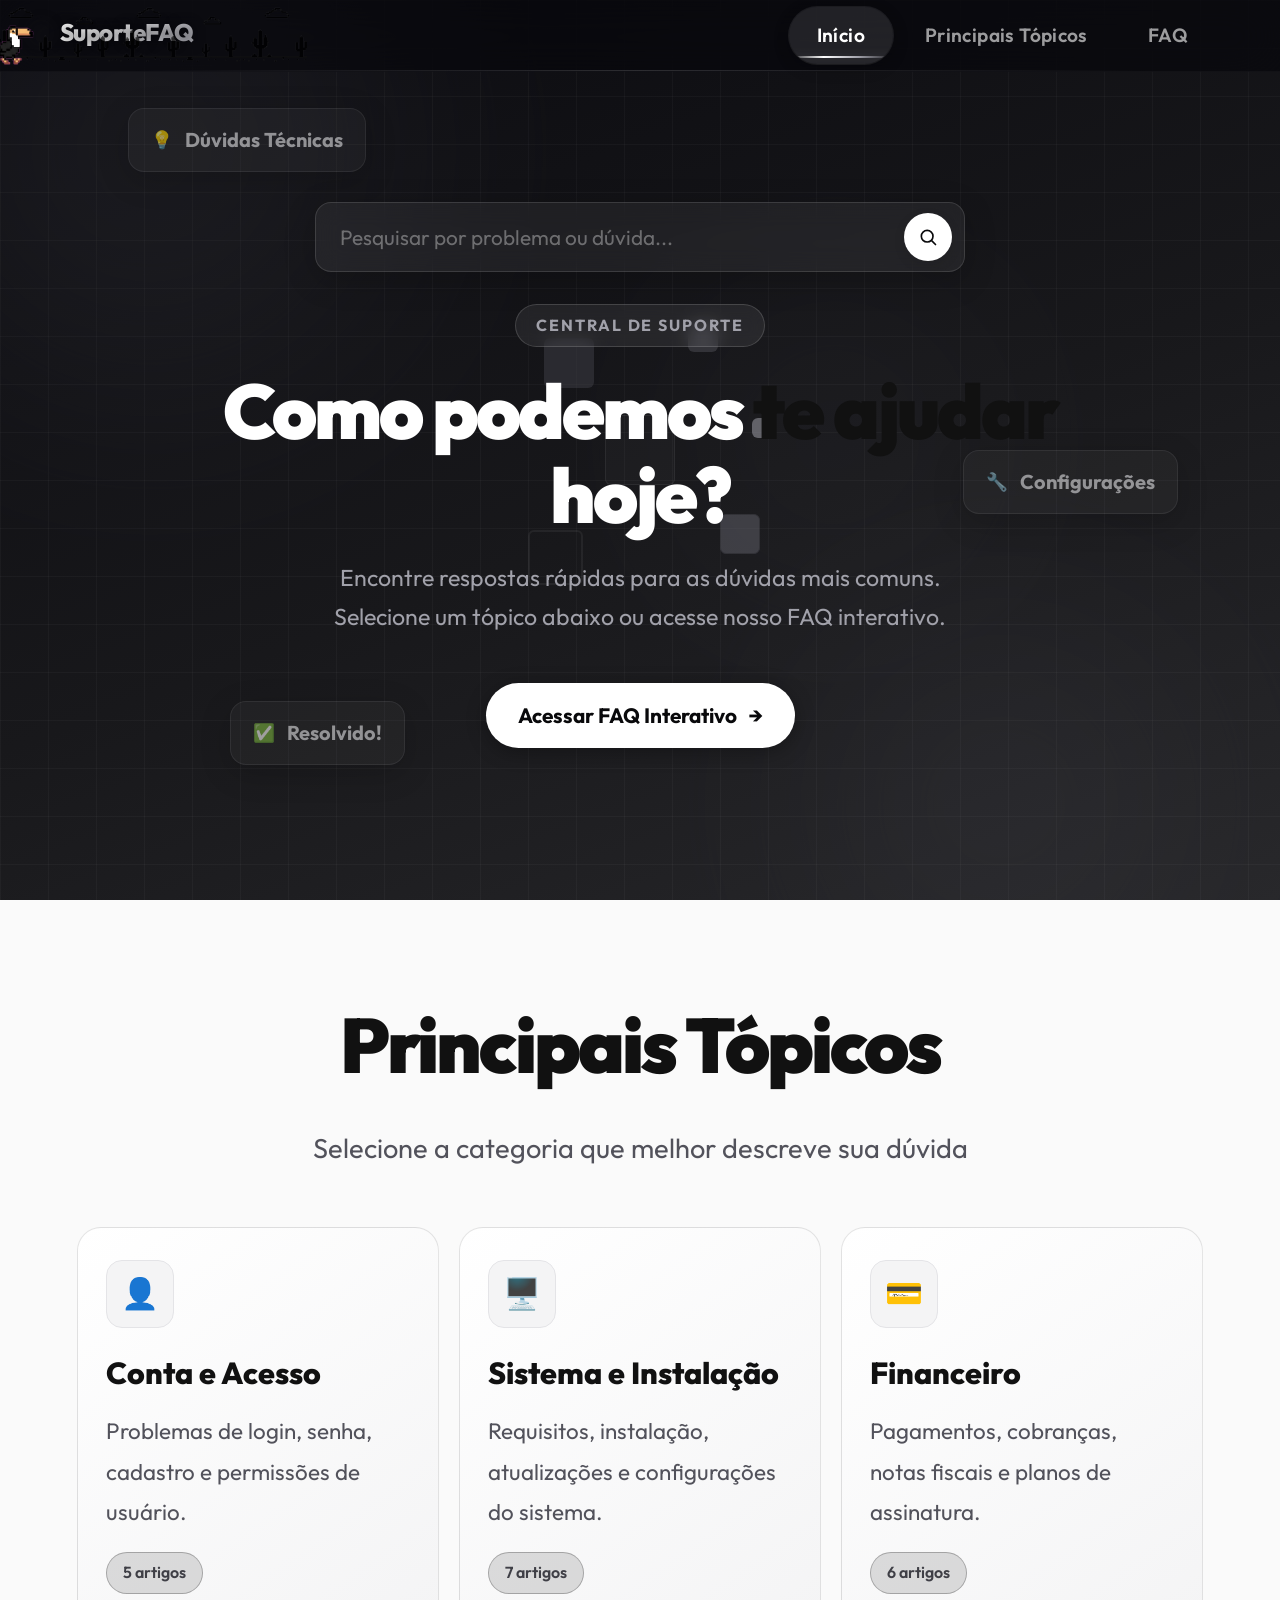
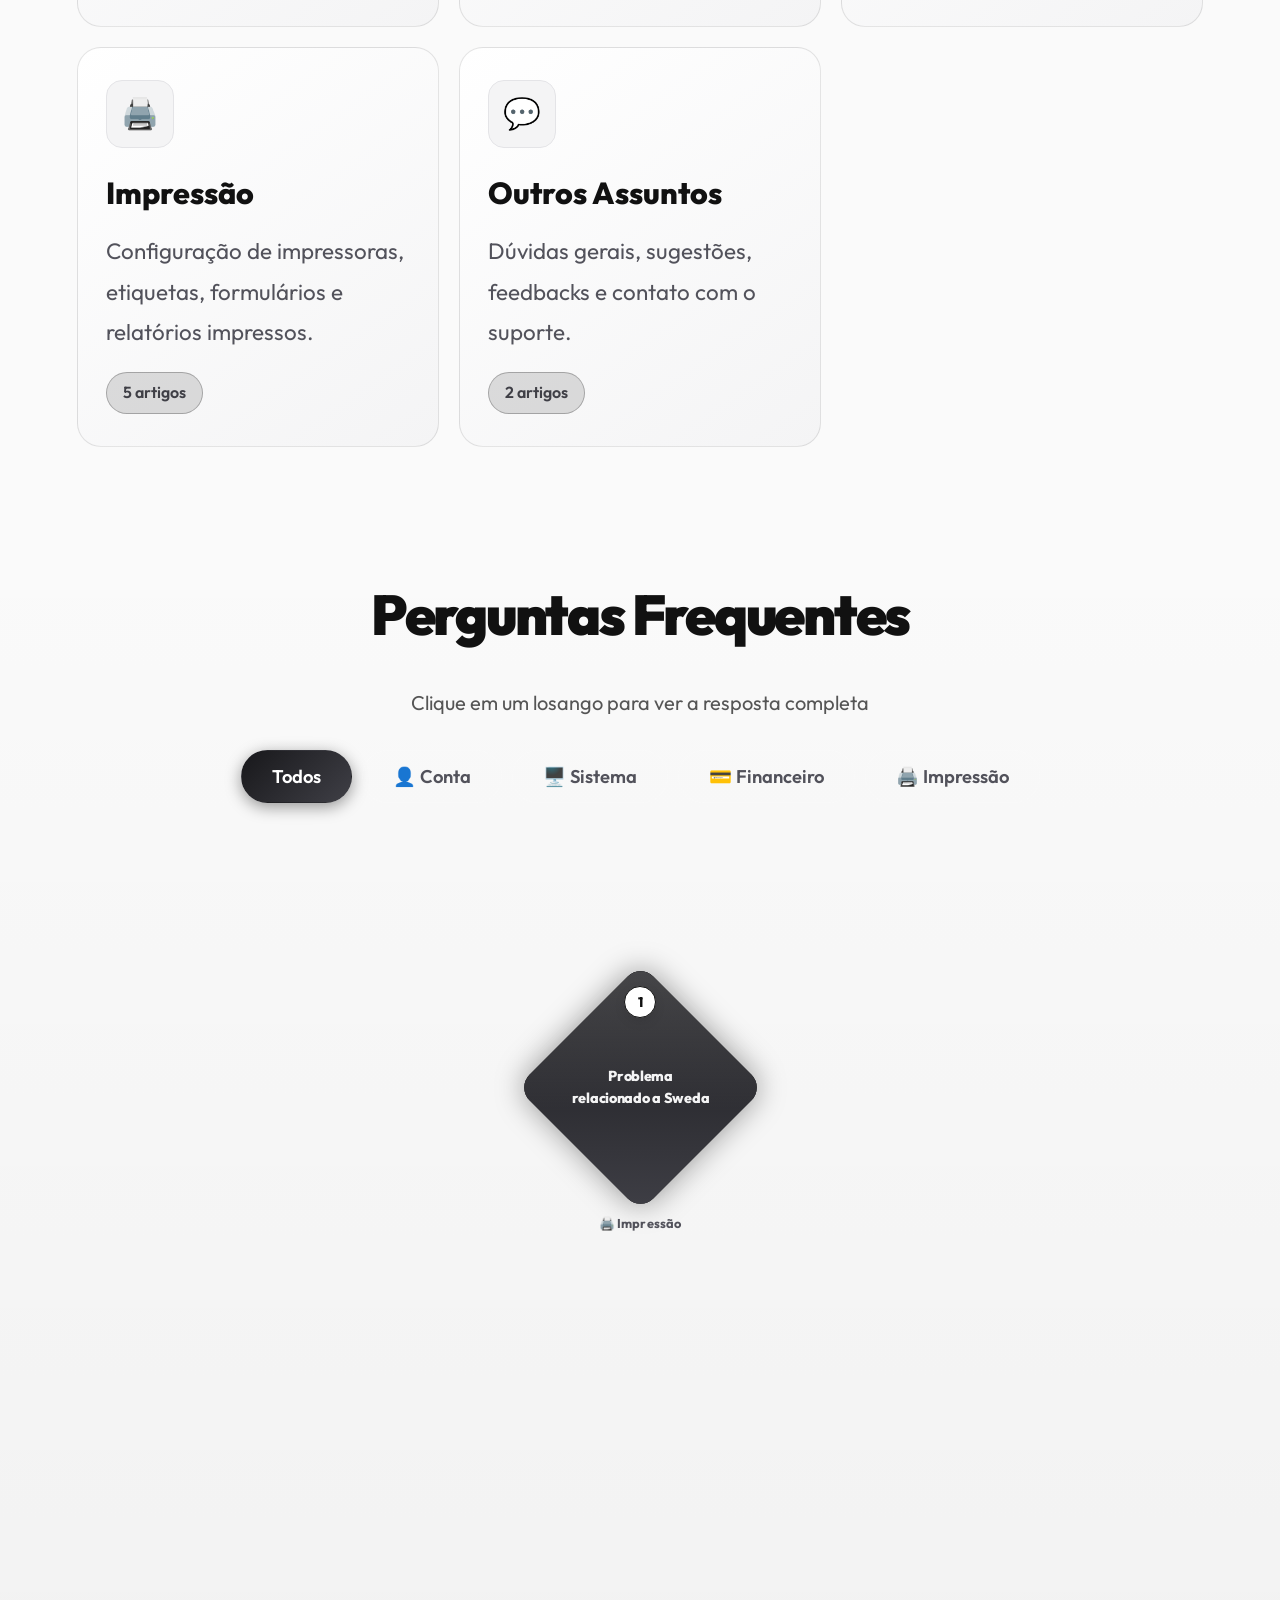
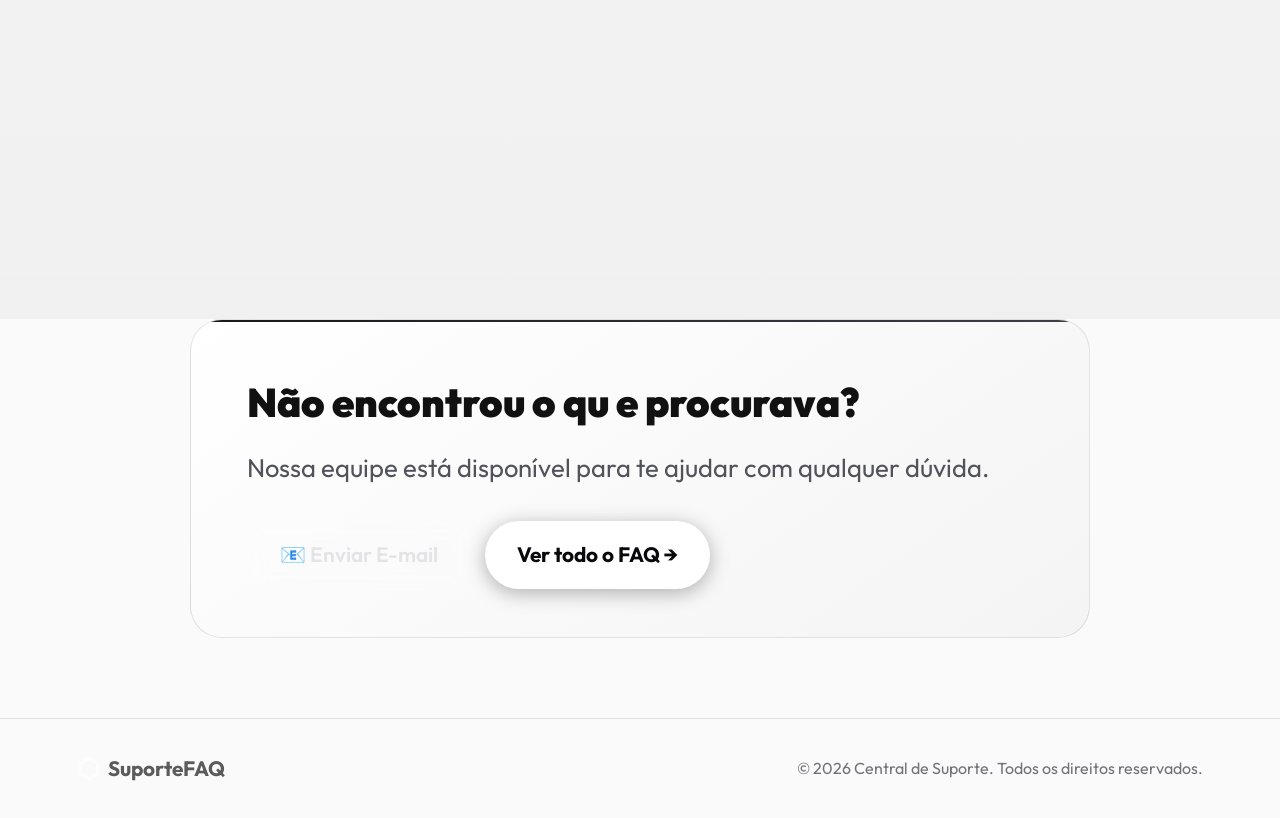
<file: index.html>
<!DOCTYPE html>
<!--
  ================================================================
  ARQUIVO: index.html
  FUNÇÃO:  PÁGINA ÚNICA do site — exibe o Hero (tela principal)
           seguido do FAQ interativo com losangos na mesma página.

  DADOS:   As perguntas ficam em faq-data.js
  LÓGICA:  A lógica dos losangos fica em faq.js
  ================================================================
-->
<html lang="pt-BR">

<head>
  <meta charset="UTF-8" />
  <meta name="viewport" content="width=device-width, initial-scale=1.0" />

  <!-- Título da aba -->
  <title>Central de Suporte — FAQ</title>

  <!-- SEO -->
  <meta name="description"
    content="Central de Suporte e Perguntas Frequentes. Encontre respostas rápidas para os problemas mais comuns." />

  <!-- Fontes Google -->
  <link rel="preconnect" href="https://fonts.googleapis.com" />
  <link
    href="https://fonts.googleapis.com/css2?family=Inter:wght@300;400;600;700;900&family=Outfit:wght@300;400;700;900&display=swap"
    rel="stylesheet" />

  <!-- CSS -->
  <link rel="stylesheet" href="style.css?v=99" />
</head>

<body class="home-page">

  <!-- ============================================================
       NAVBAR
       ============================================================ -->
  <nav class="navbar">
    <!-- TUCANO E MARCA integrados -->
    <a href="#topo" class="nav-logo-landscape" id="nav-logo-link" title="Voltar ao início">
      <div class="landscape-bg"></div>

      <!-- O texto SuporteFAQ flutuando SOBRE o cenário -->
      <span class="nav-brand-text logo-integrated">
        <span class="logo-icon">⬡</span>
        <span class="logo-text">SuporteFAQ</span>
      </span>

      <!-- Tucano passa pela estrutura -->
      <!-- Tucano passa pela estrutura -->
      <div class="toucan-sprite" id="navbar-toucan"></div>
    </a>

    <div class="nav-links">
      <a href="#topo" class="nav-link" id="nav-inicio">Início</a>
      <a href="#topicos" class="nav-link" id="nav-topicos">Principais Tópicos</a>
      <a href="#faq" class="nav-link" id="nav-faq">FAQ</a>
    </div>
  </nav>


  <!-- ============================================================
       HERO — tela principal de boas-vindas
       ============================================================ -->
  <section class="hero" id="topo">

    <!-- Formas decorativas de fundo -->
    <div class="hero-bg-shapes">
      <div class="bg-shape shape-1"></div>
      <div class="bg-shape shape-2"></div>
      <div class="bg-shape shape-3"></div>
    </div>

    <!-- Texto à esquerda -->
    <div class="hero-content">
      <!-- BARRA DE PESQUISA ESTILO CARD (PRÓXIMO À NAVBAR) -->
      <div class="hero-search-wrapper" style="margin-top: 0; margin-bottom: 32px;">
        <div class="hero-search-card" id="hero-search-wrapper">
          <input type="text" class="hero-search-input" id="faq-search-input"
            placeholder="Pesquisar por problema ou dúvida...">
          <button class="hero-search-btn" id="faq-search-btn" title="Pesquisar">
            <svg width="20" height="20" fill="none" stroke="currentColor" stroke-width="2" viewBox="0 0 24 24">
              <path stroke-linecap="round" stroke-linejoin="round"
                d="M21 21l-4.35-4.35m1.35-5.65a7 7 0 11-14 0 7 7 0 0114 0z"></path>
            </svg>
          </button>
        </div>
      </div>

      <div class="hero-badge">Central de Suporte</div>

      <h1 class="hero-title">
        Como podemos <span class="gradient-text">te ajudar</span> hoje?
      </h1>

      <p class="hero-subtitle">
        Encontre respostas rápidas para as dúvidas mais comuns.<br />
        Selecione um tópico abaixo ou acesse nosso FAQ interativo.
      </p>

      <!-- Botão Secundário -->
      <div class="hero-actions" style="display: flex; justify-content: center; gap: 14px; margin-top: 14px;">
        <a href="#faq" class="btn-primary" id="btn-acessar-faq" style="align-self: center;">
          <span>Acessar FAQ Interativo</span>
          <span class="btn-arrow">→</span>
        </a>
      </div>
    </div>

    <!-- Visual animado à direita -->
    <div class="hero-visual">
      <div class="floating-card card-1">
        <span class="card-icon">💡</span>
        <span>Dúvidas Técnicas</span>
      </div>
      <div class="floating-card card-2">
        <span class="card-icon">🔧</span>
        <span>Configurações</span>
      </div>
      <div class="floating-card card-3">
        <span class="card-icon">✅</span>
        <span>Resolvido!</span>
      </div>
      <div class="hero-diamond-grid">
        <div class="mini-diamond d1"></div>
        <div class="mini-diamond d2"></div>
        <div class="mini-diamond d3"></div>
        <div class="mini-diamond d4"></div>
        <div class="mini-diamond d5"></div>
        <div class="mini-diamond d6"></div>
      </div>
    </div>

  </section>


  <!-- ============================================================
       TÓPICOS — cards de categoria clicáveis
       ============================================================ -->
  <section class="topics-section" id="topicos">
    <div class="section-header">
      <h2>Principais Tópicos</h2>
      <p>Selecione a categoria que melhor descreve sua dúvida</p>
    </div>

    <div class="topics-grid">
      <!--
        Cada card usa data-topic para filtrar os losangos do FAQ abaixo.
        Para ADICIONAR UM NOVO TÓPICO: copie um bloco abaixo e ajuste.
      -->
      <a href="#faq" class="topic-card" id="topic-conta" data-topic="conta">
        <div class="topic-icon-wrap"><span class="topic-icon">👤</span></div>
        <h3 class="topic-title">Conta e Acesso</h3>
        <p class="topic-desc">Problemas de login, senha, cadastro e permissões de usuário.</p>
        <div class="topic-tag">5 artigos</div>
        <span class="topic-arrow">→</span>
      </a>

      <a href="#faq" class="topic-card" id="topic-sistema" data-topic="sistema">
        <div class="topic-icon-wrap"><span class="topic-icon">🖥️</span></div>
        <h3 class="topic-title">Sistema e Instalação</h3>
        <p class="topic-desc">Requisitos, instalação, atualizações e configurações do sistema.</p>
        <div class="topic-tag">7 artigos</div>
        <span class="topic-arrow">→</span>
      </a>


      <a href="#faq" class="topic-card" id="topic-financeiro" data-topic="financeiro">
        <div class="topic-icon-wrap"><span class="topic-icon">💳</span></div>
        <h3 class="topic-title">Financeiro</h3>
        <p class="topic-desc">Pagamentos, cobranças, notas fiscais e planos de assinatura.</p>
        <div class="topic-tag">6 artigos</div>
        <span class="topic-arrow">→</span>
      </a>


      <a href="#faq" class="topic-card" id="topic-impressao" data-topic="impressao">
        <div class="topic-icon-wrap"><span class="topic-icon">🖨️</span></div>
        <h3 class="topic-title">Impressão</h3>
        <p class="topic-desc">Configuração de impressoras, etiquetas, formulários e relatórios impressos.</p>
        <div class="topic-tag">5 artigos</div>
        <span class="topic-arrow">→</span>
      </a>

      <a href="#faq" class="topic-card" id="topic-outros" data-topic="outros">
        <div class="topic-icon-wrap"><span class="topic-icon">💬</span></div>
        <h3 class="topic-title">Outros Assuntos</h3>
        <p class="topic-desc">Dúvidas gerais, sugestões, feedbacks e contato com o suporte.</p>
        <div class="topic-tag">2 artigos</div>
        <span class="topic-arrow">→</span>
      </a>
    </div>
  </section>


  <!-- ============================================================
       FAQ INTERATIVO — losangos + painel de resposta
       ============================================================ -->
  <section class="faq-section-wrapper" id="faq">

    <!-- Cabeçalho do FAQ -->
    <div class="faq-header">
      <h2 class="faq-title">
        Perguntas <span class="gradient-text">Frequentes</span>
      </h2>
      <p class="faq-subtitle">Clique em um losango para ver a resposta completa</p>

      <!--
        BARRA DE FILTROS
        ⚠️ Para nova categoria: adicione botão aqui com data-topic="NOME"
            e adicione as perguntas em faq-data.js
      -->
      <div class="filter-bar" id="filter-bar">
        <button class="filter-btn active" data-topic="all" id="filter-all">Todos</button>
        <button class="filter-btn" data-topic="conta" id="filter-conta">👤 Conta</button>
        <button class="filter-btn" data-topic="sistema" id="filter-sistema">🖥️ Sistema</button>
        <button class="filter-btn" data-topic="financeiro" id="filter-financeiro">💳 Financeiro</button>
        <button class="filter-btn" data-topic="impressao" id="filter-impressao">🖨️ Impressão</button>
      </div>
    </div>

    <!-- Losangos (criados pelo JS) -->
    <div class="diamonds-section">
      <div class="diamonds-track" id="diamonds-track">
        <!-- Inserido dinamicamente por faq.js → renderDiamonds() -->
      </div>

      <!-- Painel de resposta (aparece ao clicar num losango) -->
      <div class="answer-panel" id="answer-panel">
        <div class="answer-panel-inner">

          <div class="answer-topic-badge" id="answer-badge"></div>
          <h2 class="answer-question" id="answer-question">Selecione uma pergunta acima</h2>
          <div class="answer-divider"></div>
          <p class="answer-text" id="answer-text">Clique em um dos losangos acima para ver a resposta aqui.</p>

          <!-- Contêiner para mídias (será preenchido pelo JS) -->
          <div id="answer-media" class="answer-media"></div>

          <div class="answer-actions">
            <button class="btn-resume" id="btn-resume" onclick="resumeAll()">▶ Voltar ao topo</button>
            <button class="btn-helpful" id="btn-helpful" onclick="markHelpful()">👍 Isso ajudou</button>
            <button class="btn-not-helpful" id="btn-not-helpful" onclick="toggleNotHelpful()">👎 Isso não
              ajudou</button>
          </div>

          <div class="not-helpful-form" id="not-helpful-form">
            <div class="not-helpful-form-inner">
              <p class="not-helpful-label">
                😔 Descreva brevemente sua dificuldade e enviaremos ao suporte:
              </p>
              <textarea id="not-helpful-text" class="not-helpful-textarea"
                placeholder="Ex: Segui os passos mas o problema continua. Quando clico em X, aparece o erro Y..."
                rows="4" maxlength="500"></textarea>
              <div class="not-helpful-footer">
                <span class="char-counter" id="char-counter">0 / 500</span>
                <div class="contact-options">
                  <p>Ou entre em contato diretamente:</p>
                  <p>📞 Ramal 1460 - Samuel Krap</p>
                  <p>📞 Ramal 1442 - Lucas Menezes / Gabriel</p>
                </div>
                <button class="btn-send-support" id="btn-send-support" onclick="sendToSupport()">
                  📧 Enviar para o Suporte
                </button>
              </div>
            </div>
          </div>

        </div>
      </div>
    </div>

  </section>


  <!-- ============================================================
       CONTATO
       ============================================================ -->
  <section class="contact-section">
    <div class="contact-card">
      <div class="contact-info">
        <h2>Não encontrou o qu e procurava?</h2>
        <p>Nossa equipe está disponível para te ajudar com qualquer dúvida.</p>
      </div>
      <div class="contact-actions">
        <!-- ⚠️ ALTERE O E-MAIL para o e-mail real do suporte -->
        <a href="mailto:suporte@gruposouth.com.br" class="btn-secondary" id="btn-email">
          📧 Enviar E-mail
        </a>
        <a href="#faq" class="btn-primary" id="btn-faq-link">
          Ver todo o FAQ →
        </a>
      </div>
    </div>
  </section>


  <!-- ============================================================
       FOOTER
       ============================================================ -->
  <footer class="footer">
    <div class="footer-inner">
      <div class="footer-logo">
        <span class="logo-icon">⬡</span>
        <span>SuporteFAQ</span>
      </div>
      <!-- ⚠️ Altere o ano e nome da empresa -->
      <p class="footer-copy">© 2026 Central de Suporte. Todos os direitos reservados.</p>
    </div>
  </footer>


  <!--
    SCRIPTS — ordem importa:
      1. faq-data.js → define FAQ_DATA
      2. faq.js      → usa FAQ_DATA para criar os losangos
      3. main.js     → animações de scroll dos cards
  -->
  <!-- PAINEL ADMIN (MODO CONTRIBUIDOR) -->
  <section id="faq-admin-panel">
    <div class="admin-header">
      <h2 class="admin-title">Gerenciador de Conteúdo FAQ</h2>
      <button class="admin-close" id="admin-close-btn">&times;</button>
    </div>

    <div class="admin-grid">
      <div class="admin-list-container">
        <h3>Perguntas Atuais</h3>
        <div class="admin-list" id="admin-items-list">
          <!-- Gerado via JS -->
        </div>
      </div>

      <div class="admin-editor">
        <h3>Adicionar / Editar Pergunta</h3>
        <div class="admin-controls">
          <input type="hidden" id="edit-id">

          <div class="admin-form-group">
            <label class="admin-label">Pergunta</label>
            <input type="text" id="edit-question" class="admin-input" placeholder="Ex: Como redefinir senha?">
          </div>

          <div class="admin-form-group">
            <label class="admin-label">Resposta (Suporta quebras de linha)</label>
            <textarea id="edit-answer" class="admin-textarea"
              placeholder="Dica: Use 1. 2. 3. para listas..."></textarea>
          </div>

          <div class="admin-form-group">
            <label class="admin-label">Imagem (URL ou arquivo local)</label>
            <div style="display: flex; gap: 8px;">
              <input type="text" id="edit-image" class="admin-input" style="flex: 1;"
                placeholder="foto.jpg ou https://...">
              <button onclick="document.getElementById('file-image').click()" class="admin-btn-file"
                title="Escolher arquivo do computador">📂</button>
              <input type="file" id="file-image" style="display: none;" accept="image/*"
                onchange="updateFileName('file-image', 'edit-image')">
            </div>
          </div>

          <div class="admin-form-group">
            <label class="admin-label">Vídeo (ID YouTube ou arquivo local)</label>
            <div style="display: flex; gap: 8px;">
              <input type="text" id="edit-video" class="admin-input" style="flex: 1;"
                placeholder="dQw4w9WgXcQ ou video.mp4">
              <button onclick="document.getElementById('file-video').click()" class="admin-btn-file"
                title="Escolher arquivo do computador">📂</button>
              <input type="file" id="file-video" style="display: none;" accept="video/*"
                onchange="updateFileName('file-video', 'edit-video')">
            </div>
          </div>

          <div class="admin-form-group">
            <label class="admin-label">Categoria</label>
            <select id="edit-topic" class="admin-select">
              <option value="conta">👤 Conta e Acesso</option>
              <option value="sistema">🖥️ Sistema e Instalação</option>
              <option value="relatorios">📊 Relatórios</option>
              <option value="financeiro">💳 Financeiro</option>
              <option value="integracao">🔗 Integrações</option>
              <option value="seguranca">🔒 Segurança</option>
              <option value="impressao">🖨️ Impressão</option>
              <option value="outros">💬 Outros Assuntos</option>
            </select>
          </div>

          <button class="admin-btn primary" id="admin-save-btn">Salvar Alteração</button>
          <button class="admin-btn export" id="admin-export-btn">💾 Baixar novo arquivo faq-data.js</button>

          <p style="margin-top: 20px; font-size: 0.85rem; color: #71717a; line-height: 1.4;">
            <strong>✨ Novidade:</strong> Agora as imagens são embutidas automaticamente. Você não precisa mais copiar
            arquivos para a pasta!
            Após baixar, substitua o arquivo <code>faq-data.js</code> na pasta do projeto.
          </p>
        </div>
      </div>
    </div>
  </section>

  <script src="faq-data.js?v=99"></script>
  <script src="faq.js?v=99"></script>
  <script src="main.js?v=99"></script>

  <!-- Navbar scroll effect: encolhe e escurece ao rolar -->
  <script>
    (function () {
      const navbar = document.querySelector('.navbar');
      let ticking = false;
      window.addEventListener('scroll', () => {
        if (!ticking) {
          requestAnimationFrame(() => {
            navbar.classList.toggle('scrolled', window.scrollY > 40);
            ticking = false;
          });
          ticking = true;
        }
      });
    })();
  </script>

  <!-- Filtro via cards de tópico -->
  <script>
    document.querySelectorAll('.topic-card[data-topic]').forEach(card => {
      card.addEventListener('click', () => {
        const topic = card.dataset.topic;
        document.querySelectorAll('.filter-btn').forEach(btn => {
          btn.classList.toggle('active', btn.dataset.topic === topic);
        });
        currentFilter = topic;
        renderDiamonds(FAQ_DATA);
      });
    });
  </script>

  <!-- Destaca link ativo na navbar conforme a seção visível -->
  <script>
    const navLinks = {
      'topo': document.getElementById('nav-inicio'),
      'topicos': document.getElementById('nav-topicos'),
      'faq': document.getElementById('nav-faq'),
    };

    const sections = ['topo', 'topicos', 'faq'].map(id => document.getElementById(id));

    const observer = new IntersectionObserver((entries) => {
      entries.forEach(entry => {
        if (entry.isIntersecting) {
          // Remove active de todos
          Object.values(navLinks).forEach(l => l && l.classList.remove('active'));
          // Adiciona no link correspondente à seção visível
          const link = navLinks[entry.target.id];
          if (link) link.classList.add('active');
        }
      });
    }, { threshold: 0.3 });

    sections.forEach(s => s && observer.observe(s));
  </script>

  <!-- ✨ Parallax de mouse no Hero -->
  <script>
    const hero = document.getElementById('topo');

    // Factores de profundidade: cada elemento se move numa velocidade diferente
    const parallaxItems = [
      { el: document.querySelector('.mini-diamond.d1'), fx: 0.04, fy: 0.03 },
      { el: document.querySelector('.mini-diamond.d2'), fx: -0.07, fy: 0.05 },
      { el: document.querySelector('.mini-diamond.d3'), fx: 0.06, fy: -0.04 },
      { el: document.querySelector('.mini-diamond.d4'), fx: -0.05, fy: -0.06 },
      { el: document.querySelector('.mini-diamond.d5'), fx: 0.08, fy: 0.04 },
      { el: document.querySelector('.mini-diamond.d6'), fx: -0.03, fy: 0.07 },
      { el: document.querySelector('.floating-card.card-1'), fx: 0.025, fy: 0.015 },
      { el: document.querySelector('.floating-card.card-2'), fx: -0.02, fy: 0.02 },
      { el: document.querySelector('.floating-card.card-3'), fx: 0.03, fy: -0.02 },
    ].filter(item => item.el); // remove nulos se o elemento não existir

    // Armazena as transformações de animação base para não sobrescrever
    const baseTransforms = new Map();
    parallaxItems.forEach(({ el }) => {
      baseTransforms.set(el, getComputedStyle(el).transform || '');
    });

    // Detecção de proximidade para brilho nos mini-losangos
    const miniDiamonds = document.querySelectorAll('.mini-diamond');
    const GLOW_RADIUS = 160; // px — raio de ativação do brilho

    let mouseX = 0, mouseY = 0;
    let rafId = null;

    hero && hero.addEventListener('mousemove', (e) => {
      const rect = hero.getBoundingClientRect();
      mouseX = e.clientX - rect.left - rect.width / 2;
      mouseY = e.clientY - rect.top - rect.height / 2;

      if (!rafId) {
        rafId = requestAnimationFrame(() => {
          rafId = null;

          // — Parallax nos elementos —
          parallaxItems.forEach(({ el, fx, fy }) => {
            const tx = mouseX * fx;
            const ty = mouseY * fy;
            el.style.setProperty('--px', `${tx}px`);
            el.style.setProperty('--py', `${ty}px`);
            // Aplica a translação preservando a animação CSS (rotate via separate property)
            el.style.translate = `${tx}px ${ty}px`;
          });

          // — Glow por proximidade nos mini-losangos —
          miniDiamonds.forEach(md => {
            const r = md.getBoundingClientRect();
            const cx = r.left + r.width / 2 - hero.getBoundingClientRect().left;
            const cy = r.top + r.height / 2 - hero.getBoundingClientRect().top;
            const dist = Math.hypot(
              e.clientX - hero.getBoundingClientRect().left - cx,
              e.clientY - hero.getBoundingClientRect().top - cy
            );
            md.classList.toggle('hover-glow', dist < GLOW_RADIUS);
          });
        });
      }
    });

    hero && hero.addEventListener('mouseleave', () => {
      // Volta ao centro ao sair do hero
      parallaxItems.forEach(({ el }) => { el.style.translate = '0px 0px'; });
      miniDiamonds.forEach(md => md.classList.remove('hover-glow'));
    });
  </script>

</body>

</html>
</file>
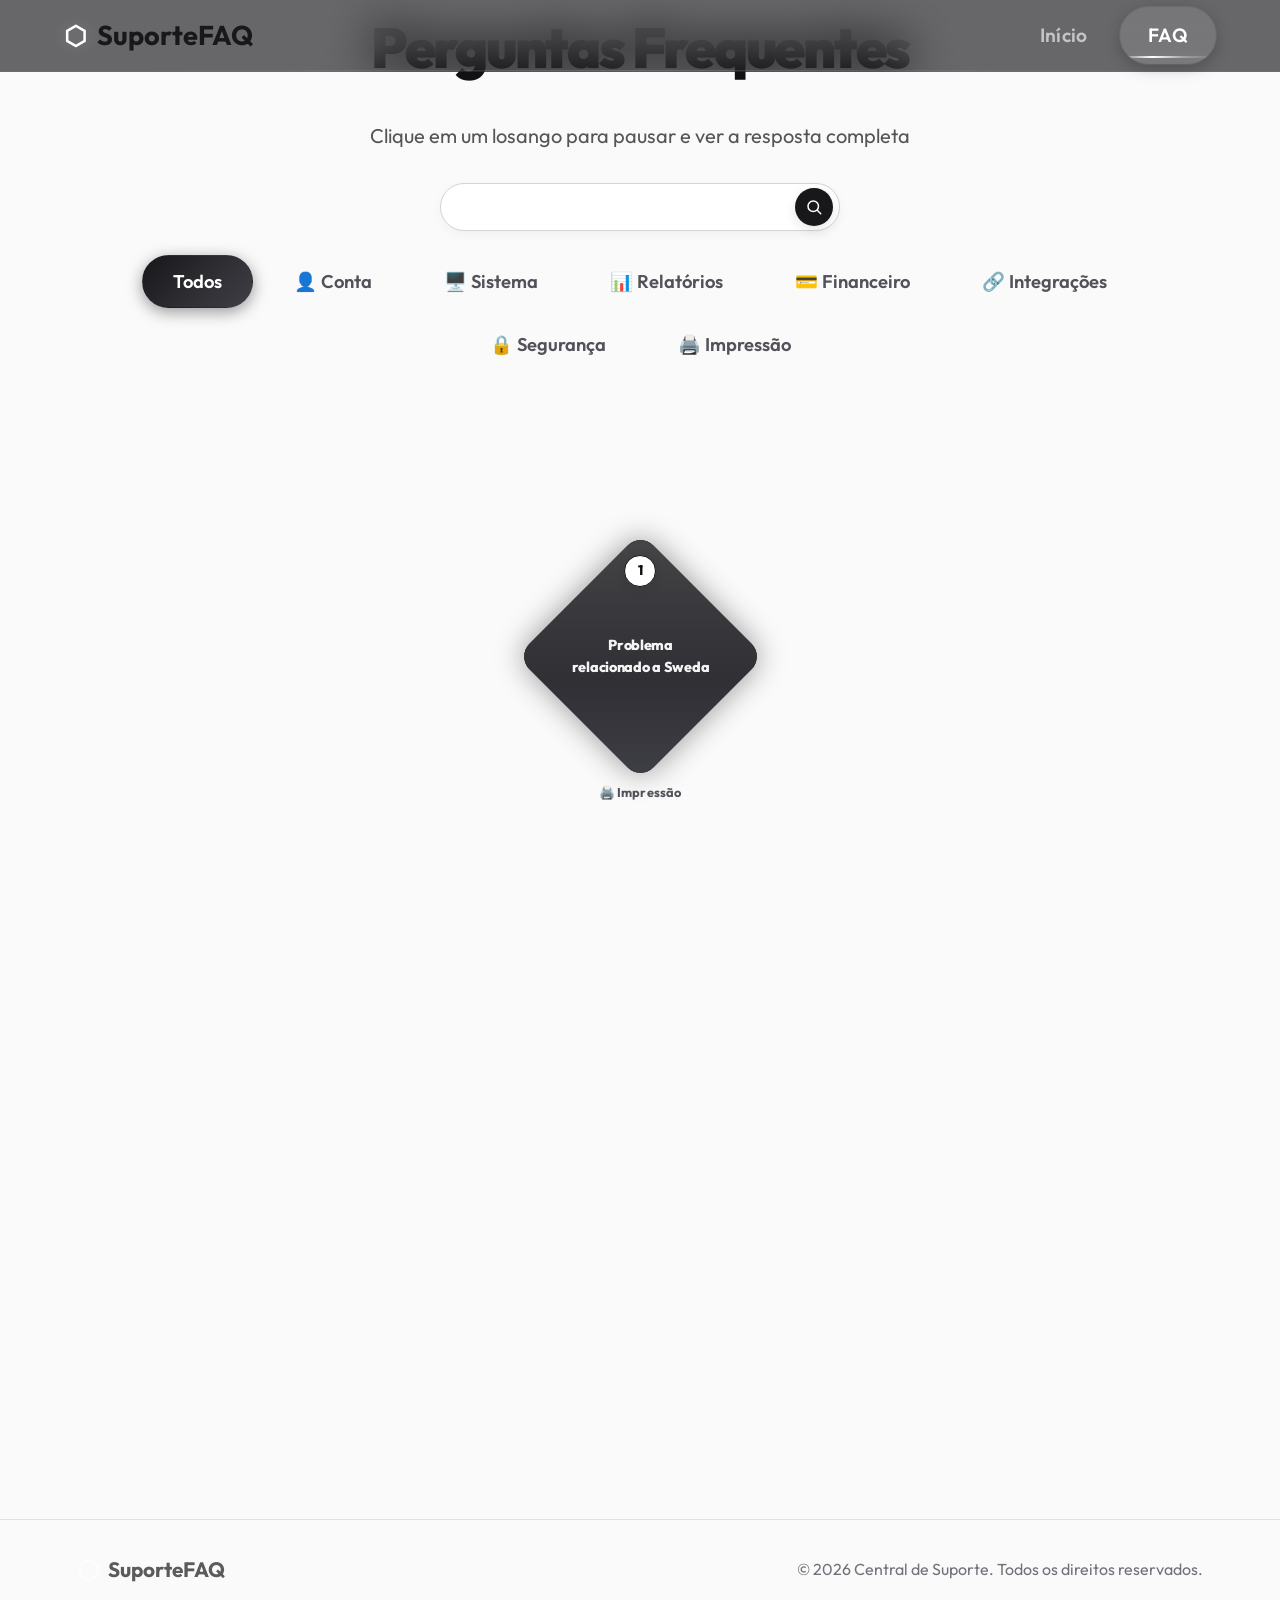
<file: faq.html>
<!DOCTYPE html>
<!--
  ================================================================
  ARQUIVO: faq.html
  FUNÇÃO:  Página SECUNDÁRIA do site — FAQ interativo com losangos.
           Os losangos giram automaticamente. Ao clicar em um,
           ele para com a ponta pra cima e exibe a resposta abaixo.
  DADOS:   As perguntas/respostas ficam no arquivo faq-data.js
  LÓGICA:  A lógica de clique e filtros fica no arquivo faq.js
  ================================================================
-->
<html lang="pt-BR">
<head>
  <meta charset="UTF-8" />
  <meta name="viewport" content="width=device-width, initial-scale=1.0" />

  <!-- Título da aba do navegador -->
  <title>FAQ Interativo — Central de Suporte</title>

  <!-- Descrição SEO -->
  <meta name="description" content="Perguntas Frequentes interativas com animação. Clique nos losangos para ver a resposta." />

  <!-- Fontes Google -->
  <link rel="preconnect" href="https://fonts.googleapis.com" />
  <link href="https://fonts.googleapis.com/css2?family=Inter:wght@300;400;600;700;900&family=Outfit:wght@300;400;700;900&display=swap" rel="stylesheet" />

  <!-- CSS compartilhado com index.html -->
  <link rel="stylesheet" href="style.css?v=2" />
</head>

<body class="faq-page">
  <!--
    CLASSE "faq-page": diferencia esta página da index.html (class="home-page")
  -->

  <!-- ============================================================
       NAVBAR — igual à index.html
       Logo clicável volta para index.html
       ============================================================ -->
  <nav class="navbar">
    <a href="index.html" class="nav-logo" id="nav-logo-link">
      <span class="logo-icon">⬡</span>
      <span class="logo-text">SuporteFAQ</span>
    </a>
    <div class="nav-links">
      <a href="index.html" class="nav-link">Início</a>
      <a href="faq.html"   class="nav-link active">FAQ</a> <!-- "active" = esta página -->
    </div>
  </nav>


  <!-- ============================================================
       CABEÇALHO DO FAQ — título, subtítulo e barra de filtros
       ============================================================ -->
  <section class="faq-header">

    <!-- Título principal -->
    <h1 class="faq-title">
      Perguntas <span class="gradient-text">Frequentes</span>
    </h1>

    <!-- Instrução de uso para o usuário -->
    <p class="faq-subtitle">Clique em um losango para pausar e ver a resposta completa</p>

    <!-- BARRA DE PESQUISA COMPLETA (COM BALÃO) -->
    <div class="hero-search" style="position: relative; margin: 24px auto; display: flex; align-items: center; background: #ffffff; border: 1.5px solid #d4d4d8; border-radius: 50px; padding: 4px 6px 4px 18px; width: 100%; max-width: 400px; box-shadow: 0 4px 12px rgba(0,0,0,0.04);">
      <input type="text" class="hero-search-input" id="faq-search-input" placeholder="Pesquisar dúvidas, palavras, boletos..." style="border: none; outline: none; background: transparent; width: 100%; font-size: 1rem; color: #111;">
      <button class="hero-search-btn" id="faq-search-btn" onclick="document.getElementById('faq-search-input').focus()" style="background: #18181b; color: #fff; border: none; border-radius: 50%; width: 38px; height: 38px; display: flex; align-items: center; justify-content: center; cursor: pointer; transition: transform 0.2s;">
        <svg width="18" height="18" fill="none" stroke="currentColor" stroke-width="2" viewBox="0 0 24 24"><path stroke-linecap="round" stroke-linejoin="round" d="M21 21l-4.35-4.35m1.35-5.65a7 7 0 11-14 0 7 7 0 0114 0z"></path></svg>
      </button>
      <!-- O Balão de Auto-complete será renderizado pelo JS (faq.js) aqui dentro -->
    </div>

    <!--
      BARRA DE FILTROS — filtra os losangos por categoria.
      - data-topic="all"        → mostra todos
      - data-topic="conta"      → mostra só os de Conta e Acesso
      - etc.

      ⚠️ PARA ADICIONAR UMA NOVA CATEGORIA:
         1. Adicione um botão aqui com data-topic="NOME_DA_CATEGORIA"
         2. Adicione as perguntas em faq-data.js com topic: "NOME_DA_CATEGORIA"
         3. Adicione a cor do losango no CSS (.diamond.cat-NOME_DA_CATEGORIA)
    -->
    <div class="filter-bar" id="filter-bar">
      <button class="filter-btn active" data-topic="all"        id="filter-all">Todos</button>
      <button class="filter-btn"        data-topic="conta"      id="filter-conta">👤 Conta</button>
      <button class="filter-btn"        data-topic="sistema"    id="filter-sistema">🖥️ Sistema</button>
      <button class="filter-btn"        data-topic="relatorios" id="filter-relatorios">📊 Relatórios</button>
      <button class="filter-btn"        data-topic="financeiro" id="filter-financeiro">💳 Financeiro</button>
      <button class="filter-btn"        data-topic="integracao" id="filter-integracao">🔗 Integrações</button>
      <button class="filter-btn"        data-topic="seguranca"  id="filter-seguranca">🔒 Segurança</button>
      <button class="filter-btn"        data-topic="impressao"  id="filter-impressao">🖨️ Impressão</button>
    </div>

  </section>


  <!-- ============================================================
       SEÇÃO DOS LOSANGOS + PAINEL DE RESPOSTA
       ============================================================ -->
  <section class="diamonds-section">

    <!--
      TRILHA DOS LOSANGOS
      Os losangos são criados DINAMICAMENTE pelo JavaScript (faq.js).
      Este div serve apenas como container onde o JS insere os elementos.
      Quando o filtro muda, o JS limpa este container e insere os novos.
    -->
    <div class="diamonds-track" id="diamonds-track">
      <!-- Losangos inseridos aqui via faq.js → função renderDiamonds() -->
    </div>


    <!--
      PAINEL DE RESPOSTA
      Fica invisível (opacity:0) até o usuário clicar num losango.
      Quando clicado, o JS adiciona a classe "visible" e ele aparece.

      IDs importantes para o JS preencher dinamicamente:
        #answer-badge    → nome da categoria (ex: "👤 Conta e Acesso")
        #answer-question → texto da pergunta clicada
        #answer-text     → texto da resposta completa
    -->
    <div class="answer-panel" id="answer-panel">
      <div class="answer-panel-inner">

        <!-- Badge da categoria (preenchida pelo JS) -->
        <div class="answer-topic-badge" id="answer-badge"></div>

        <!-- Pergunta selecionada (preenchida pelo JS) -->
        <h2 class="answer-question" id="answer-question">Selecione uma pergunta acima</h2>

        <!-- Linha divisória decorativa -->
        <div class="answer-divider"></div>

        <!-- Texto da resposta (preenchido pelo JS) -->
        <p class="answer-text" id="answer-text">Clique em um dos losangos acima para ver a resposta aqui.</p>

        <!--
          BOTÕES DE AÇÃO DO PAINEL
          Funções chamadas: resumeAll(), markHelpful(), toggleNotHelpful()
          Todas definidas em faq.js
        -->
        <div class="answer-actions">

          <!-- Retoma a rotação dos losangos e esconde o painel -->
          <button class="btn-resume" id="btn-resume" onclick="resumeAll()">
            ▶ Continuar girando
          </button>

          <!-- Feedback positivo: muda o texto para confirmação de ajuda -->
          <button class="btn-helpful" id="btn-helpful" onclick="markHelpful()">
            👍 Isso ajudou
          </button>

          <!-- Feedback negativo: abre o formulário de contato abaixo -->
          <button class="btn-not-helpful" id="btn-not-helpful" onclick="toggleNotHelpful()">
            👎 Isso não ajudou
          </button>

        </div>

        <!--
          FORMULÁRIO "NÃO AJUDOU"
          Começa fechado (max-height:0, opacity:0).
          Abre com animação quando o usuário clica em "Isso não ajudou".
          A classe "open" é adicionada pelo JS → toggleNotHelpful()

          Ao clicar em "Enviar para o Suporte":
            - Monta um link mailto: com o assunto e corpo pré-preenchidos
            - Abre o cliente de e-mail do usuário (Outlook, Gmail, etc.)

          ⚠️ Para mudar o e-mail de destino, edite a função sendToSupport() em faq.js
        -->
        <div class="not-helpful-form" id="not-helpful-form">
          <div class="not-helpful-form-inner">

            <p class="not-helpful-label">
              😔 Descreva brevemente sua dificuldade e enviaremos ao suporte:
            </p>

            <!--
              Campo de texto para o usuário descrever o problema.
              maxlength="500" → limite de 500 caracteres
              O contador abaixo atualiza em tempo real via faq.js
            -->
            <textarea
              id="not-helpful-text"
              class="not-helpful-textarea"
              placeholder="Ex: Segui os passos mas o problema continua. Quando clico em X, aparece o erro Y..."
              rows="4"
              maxlength="500"
            ></textarea>

            <div class="not-helpful-footer">
              <!-- Contador de caracteres (atualizado pelo JS) -->
              <span class="char-counter" id="char-counter">0 / 500</span>

              <!-- Opções de contato -->
              <div class="contact-options">
                <p>Ou entre em contato diretamente:</p>
                <p>📞 Ramal 1460 - Samuel Krap</p>
                <p>📞 Ramal 1442 - Lucas Menezes / Gabriel</p>
              </div>

              <!-- Botão que dispara o mailto e feedback visual -->
              <button class="btn-send-support" id="btn-send-support" onclick="sendToSupport()">
                📧 Enviar para o Suporte
              </button>
            </div>

          </div>
        </div><!-- fim .not-helpful-form -->

      </div><!-- fim .answer-panel-inner -->
    </div><!-- fim #answer-panel -->

  </section>


  <!-- ============================================================
       FOOTER
       ============================================================ -->
  <footer class="footer">
    <div class="footer-inner">
      <div class="footer-logo">
        <span class="logo-icon">⬡</span>
        <span>SuporteFAQ</span>
      </div>
      <p class="footer-copy">© 2026 Central de Suporte. Todos os direitos reservados.</p>
    </div>
  </footer>


  <!--
    SCRIPTS — carregados no final do body (boa prática: HTML já foi lido antes)

    ORDEM IMPORTA:
      1. faq-data.js → define o array FAQ_DATA com perguntas e respostas
      2. faq.js      → usa FAQ_DATA para criar os losangos (precisa carregar depois)
  -->
  <!-- PAINEL ADMIN (MODO CONTRIBUIDOR) -->
  <section id="faq-admin-panel">
    <div class="admin-header">
      <h2 class="admin-title">Gerenciador de Conteúdo FAQ</h2>
      <button class="admin-close" id="admin-close-btn">&times;</button>
    </div>

    <div class="admin-grid">
      <div class="admin-list-container">
        <h3>Perguntas Atuais</h3>
        <div class="admin-list" id="admin-items-list">
          <!-- Gerado via JS -->
        </div>
      </div>

      <div class="admin-editor">
        <h3>Adicionar / Editar Pergunta</h3>
        <div class="admin-controls">
          <input type="hidden" id="edit-id">

          <div class="admin-form-group">
            <label class="admin-label">Pergunta</label>
            <input type="text" id="edit-question" class="admin-input" placeholder="Ex: Como redefinir senha?">
          </div>

          <div class="admin-form-group">
            <label class="admin-label">Resposta (Suporta quebras de linha)</label>
            <textarea id="edit-answer" class="admin-textarea"
              placeholder="Dica: Use 1. 2. 3. para listas..."></textarea>
          </div>

          <div class="admin-form-group">
            <label class="admin-label">Imagem (URL ou arquivo local)</label>
            <div style="display: flex; gap: 8px;">
              <input type="text" id="edit-image" class="admin-input" style="flex: 1;" placeholder="foto.jpg ou https://...">
              <button onclick="document.getElementById('file-image').click()" class="admin-btn-file" title="Escolher arquivo do computador">📂</button>
              <input type="file" id="file-image" style="display: none;" accept="image/*" onchange="updateFileName('file-image', 'edit-image')">
            </div>
          </div>

          <div class="admin-form-group">
            <label class="admin-label">Vídeo (ID YouTube ou arquivo local)</label>
            <div style="display: flex; gap: 8px;">
              <input type="text" id="edit-video" class="admin-input" style="flex: 1;" placeholder="dQw4w9WgXcQ ou video.mp4">
              <button onclick="document.getElementById('file-video').click()" class="admin-btn-file" title="Escolher arquivo do computador">📂</button>
              <input type="file" id="file-video" style="display: none;" accept="video/*" onchange="updateFileName('file-video', 'edit-video')">
            </div>
          </div>

          <div class="admin-form-group">
            <label class="admin-label">Categoria</label>
            <select id="edit-topic" class="admin-select">
              <option value="conta">👤 Conta e Acesso</option>
              <option value="sistema">🖥️ Sistema e Instalação</option>
              <option value="relatorios">📊 Relatórios</option>
              <option value="financeiro">💳 Financeiro</option>
              <option value="integracao">🔗 Integrações</option>
              <option value="seguranca">🔒 Segurança</option>
              <option value="impressao">🖨️ Impressão</option>
              <option value="outros">💬 Outros Assuntos</option>
            </select>
          </div>

          <button class="admin-btn primary" id="admin-save-btn">Salvar Alteração</button>
          <button class="admin-btn export" id="admin-export-btn">💾 Baixar novo arquivo faq-data.js</button>

          <p style="margin-top: 20px; font-size: 0.85rem; color: #71717a; line-height: 1.4;">
            <strong>✨ Novidade:</strong> Agora as imagens são embutidas automaticamente. Você não precisa mais copiar arquivos para a pasta!
            Após baixar, substitua o arquivo <code>faq-data.js</code> na pasta do projeto.
          </p>
        </div>
      </div>
    </div>
  </section>

  <!-- SCRIPTS -->
  <script src="faq-data.js?v=2"></script>
  <script src="faq.js?v=3"></script>

</body>
</html>
</file>
<file: style.css>
/* =============================================
   DESIGN SYSTEM — FAQ SUPORTE
   Paleta: Roxo profundo + Ciano elétrico + Escuro premium
   ============================================= */

:root {
  --clr-bg: #fafafa;
  --clr-bg2: #f0f0f5;
  --clr-surface: #ffffff;
  --clr-surface2: #f9f9faf;
  --clr-border: rgba(0, 0, 0, 0.1);

  --clr-primary: #18181b;
  --clr-primary-glow: rgba(0, 0, 0, 0.15);
  --clr-secondary: #3f3f46;
  --clr-secondary-glow: rgba(0, 0, 0, 0.1);
  --clr-accent: #71717a;
  --clr-accent2: #52525b;

  --clr-text: #18181b;
  --clr-text-muted: #52525b;
  --clr-text-dim: #71717a;

  --gradient-main: linear-gradient(135deg, #18181b 0%, #3f3f46 100%);
  --gradient-card: linear-gradient(145deg, #ffffff 0%, #f4f4f5 100%);
  --gradient-diamond: linear-gradient(135deg, #d4d4d8, #a1a1aa, #71717a);

  --radius-sm: 8px;
  --radius-md: 16px;
  --radius-lg: 24px;
  --radius-xl: 32px;

  --shadow-glow: 0 0 20px rgba(0, 0, 0, 0.05);
  --shadow-card: 0 8px 32px rgba(0, 0, 0, 0.06);
  --shadow-diamond: 0 0 20px rgba(0, 0, 0, 0.08);

  --font-main: 'Outfit', 'Inter', sans-serif;
  --transition: 0.35s cubic-bezier(0.4, 0, 0.2, 1);
}

/* =============================================
   RESET & BASE
   ============================================= */
*, *::before, *::after { box-sizing: border-box; margin: 0; padding: 0; }

html {
  scroll-behavior: smooth;
  font-size: 100%; /* ESCALA BASE — Restaurada para 100% conforme solicitado */
}

body {
  font-family: var(--font-main);
  background: var(--clr-bg);
  color: var(--clr-text);
  min-height: 100vh;
  overflow-x: hidden;
  line-height: 1.7;
  font-size: 1.05rem;
}

a { text-decoration: none; color: inherit; }
button { cursor: pointer; border: none; font-family: inherit; }

/* =============================================
   NAVBAR
   ============================================= */
@keyframes navbar-enter {
  from { transform: translateY(-100%); opacity: 0; }
  to   { transform: translateY(0);     opacity: 1; }
}

.navbar {
  position: fixed;
  top: 0; left: 0; right: 0;
  z-index: 200;
  display: flex;
  align-items: center;
  justify-content: space-between;
  padding: 0 5vw;
  height: 72px;
  background: rgba(5, 5, 10, 0.6);
  backdrop-filter: blur(24px);
  -webkit-backdrop-filter: blur(24px);
  border-bottom: 1px solid rgba(255,255,255,0.03);
  animation: navbar-enter 0.7s cubic-bezier(0.22, 1, 0.36, 1) both;
  transition: all 0.4s ease;
}

/* Linha de gradiente no fundo da navbar */
.navbar::after {
  content: '';
  position: absolute;
  bottom: 0; left: 0; right: 0;
  height: 1px;
  background: linear-gradient(90deg, 
    transparent 0%, 
    rgba(255,255,255,0) 10%, 
    rgba(255,255,255,0.15) 50%, 
    rgba(255,255,255,0) 90%, 
    transparent 100%
  );
}

.navbar.scrolled {
  background: rgba(7, 7, 12, 0.9);
  padding: 0 5vw;
  height: 64px;
}

/* CONTAINER DE PESQUISA NA NAVBAR */
.nav-search-container {
  flex: 1;
  max-width: 450px;
  margin: 0 40px;
  display: flex;
  justify-content: center;
}

.nav-search {
  position: relative;
  display: flex;
  align-items: center;
  width: 100%;
  background: rgba(255, 255, 255, 0.05);
  border: 1px solid rgba(255, 255, 255, 0.08);
  border-radius: 16px;
  padding: 4px 5px 4px 18px;
  transition: all 0.3s ease;
}

.nav-search:focus-within {
  background: rgba(255, 255, 255, 0.08);
  border-color: rgba(255, 255, 255, 0.2);
  box-shadow: 0 4px 20px rgba(0,0,0,0.2);
}

.nav-search-input {
  flex: 1;
  border: none;
  background: transparent;
  color: #fff;
  font-size: 1.1rem;
  outline: none;
  padding: 8px 0;
  width: 100%;
}

.nav-search-input::placeholder {
  color: rgba(161, 161, 170, 0.6);
}

.nav-search-btn {
  width: 36px;
  height: 36px;
  border-radius: 50%;
  background: #ffffff;
  color: #09090b;
  border: none;
  display: flex;
  align-items: center;
  justify-content: center;
  cursor: pointer;
  transition: transform 0.2s;
  flex-shrink: 0;
}

.nav-search-btn:hover {
  transform: scale(1.05);
  background: #e4e4e7;
}

.nav-logo {
  display: flex;
  align-items: center;
  gap: 10px;
  font-size: 1.7rem;
  font-weight: 700;
  cursor: pointer;
  transition: var(--transition);
  text-decoration: none;
}

.nav-logo:hover {
  opacity: 0.8;
  transform: scale(1.04);
}

/* ── TUCANO + PAISAGEM INTEGRADOS ── */
.nav-logo-landscape {
  position: relative;
  width: 320px;
  height: 64px;
  background: transparent;
  margin-left: -6vw;
  overflow: hidden;
  cursor: pointer;
  transition: opacity 0.3s;
}
.nav-logo-landscape:hover { opacity: 0.85; }

.landscape-bg {
  position: absolute;
  top: 0; left: 0;
  width: 100%; height: 100%;
  background-image: url('paisagem.png');
  background-size: auto 200%;
  background-position: 0px center;
  background-repeat: repeat-x;
  animation: bg-slide 30s linear infinite;
  opacity: 0.7;
  z-index: 2;
  pointer-events: none;
  filter: brightness(0.5) grayscale(30%);
}

/* O texto sobreposto ao fundo - agora com gradiente unificado */
.logo-integrated {
  position: absolute;
  top: 45%;
  left: 30px;
  transform: translateY(-50%);
  z-index: 1;
  font-size: 1.5rem;
  font-weight: 800;
  display: flex;
  align-items: center;
  gap: 8px;
  pointer-events: none;
  text-shadow: 0 1px 12px rgba(0,0,0,0.5);
  background: linear-gradient(135deg, #ffffff 30%, #a1a1aa 100%);
  -webkit-background-clip: text;
  -webkit-text-fill-color: transparent;
  background-clip: text;
}
.logo-integrated .highlight { color: #ffffff; }

/* Fundo desliza para a esquerda */
@keyframes bg-slide {
  from { background-position: 0px center; }
  to   { background-position: -400px center; }
}

.toucan-sprite {
  position: absolute;
  bottom: 0px;
  width:  48px;
  height: 48px;
  background-image: url('tucano.png');
  background-size: 400% 400%;
  background-repeat: no-repeat;
  background-position: 0% 0%;
  image-rendering: auto;
  z-index: 3;
  animation:
    toucan-walk 0.5s steps(1) infinite,
    toucan-move 12s linear infinite;
  filter: grayscale(60%) brightness(1.3);
}

/* Ciclo do passo do tucano no sprite sheet */
@keyframes toucan-walk {
    0%   { background-position:    0% 0%; }
   25%   { background-position: 33.3% 0%; }
   50%   { background-position: 66.6% 0%; }
   75%   { background-position:  100% 0%; }
  100%   { background-position:    0% 0%; }
}

/* Movimento de atravessar a área */
@keyframes toucan-move {
  0%   { left: -50px; }
  15%  { left: 15%; }
  85%  { left: 80%; }
  100% { left: 110%; }
}

/* ── TEXTO DE MARCA ── */
.nav-brand-text {
  display: flex;
  align-items: center;
  gap: 8px;
  font-size: 1.5rem;
  font-weight: 800;
  margin-left: 12px;
  margin-right: auto;
  pointer-events: none;
  user-select: none;
  color: inherit;
  letter-spacing: -0.5px;
}

.logo-icon {
  font-size: 1.6rem;
  color: #ffffff;
  filter: drop-shadow(0 0 8px rgba(255,255,255,0.2));
}

.logo-text {
  color: inherit;
}

.nav-links { display: flex; gap: 4px; }

.nav-link {
  position: relative;
  padding: 12px 28px;
  border-radius: 50px;
  font-weight: 600;
  font-size: 1.2rem;
  color: rgba(255,255,255,0.6);
  transition: all 0.4s cubic-bezier(0.23, 1, 0.32, 1);
  letter-spacing: 0.02em;
  overflow: hidden;
}

/* Underline animado com rastro de luz */
.nav-link::after {
  content: '';
  position: absolute;
  bottom: 6px;
  left: 50%;
  width: 0;
  height: 2px;
  border-radius: 4px;
  background: linear-gradient(90deg, transparent, #ffffff, #ffffff, transparent);
  box-shadow: 0 0 15px rgba(255, 255, 255, 0.4);
  transition: all 0.4s cubic-bezier(0.23, 1, 0.32, 1);
  opacity: 0;
}

.nav-link:hover {
  color: #ffffff;
  background: rgba(255,255,255,0.06);
}

.nav-link:hover::after {
  width: 50%;
  left: 25%;
  opacity: 1;
}

.nav-link.active {
  color: #ffffff;
  background: rgba(255,255,255,0.1);
  box-shadow: 0 0 0 1px rgba(255,255,255,0.08), 
              0 4px 15px rgba(0,0,0,0.25);
}

.nav-link.active::after {
  width: 100%;
  left: 0;
  opacity: 1;
  background: linear-gradient(90deg, transparent, #ffffff, #a1a1aa, transparent);
  box-shadow: 0 1px 12px rgba(255, 255, 255, 0.2);
}

/* =============================================
   GRADIENT TEXT UTILITY
   ============================================= */
.gradient-text {
  color: #111; /* Mesma cor por padrão */
  background: none;
  -webkit-background-clip: unset;
  -webkit-text-fill-color: unset;
  background-clip: unset;
}

/* =============================================
   HOME PAGE — HERO
   ============================================= */
.hero {
  min-height: 100vh;
  display: flex;
  flex-direction: column;
  align-items: center;
  justify-content: center;
  padding: 130px 6vw 80px;
  gap: 20px;
  position: relative;
  overflow: hidden;
  text-align: center;
  background: linear-gradient(160deg, #0a0a0f 0%, #18181b 55%, #27272a 100%);
}

.hero-bg-shapes {
  position: absolute;
  inset: 0;
  pointer-events: none;
  z-index: 0;
  background-image:
    linear-gradient(rgba(255,255,255,0.03) 1px, transparent 1px),
    linear-gradient(90deg, rgba(255,255,255,0.03) 1px, transparent 1px);
  background-size: 48px 48px;
}

.bg-shape {
  position: absolute;
  border-radius: 50%;
  filter: blur(120px);
  pointer-events: none;
}

.shape-1 {
  width: 500px; height: 500px;
  background: #3f3f46;
  opacity: 0.25;
  top: -100px; left: -100px;
  animation: drift1 14s ease-in-out infinite alternate;
}

.shape-2 {
  width: 350px; height: 350px;
  background: #52525b;
  opacity: 0.2;
  bottom: -80px; right: 8%;
  animation: drift2 11s ease-in-out infinite alternate;
}

.shape-3 {
  width: 250px; height: 250px;
  background: #71717a;
  opacity: 0.12;
  top: 35%; right: 25%;
  animation: drift1 16s ease-in-out infinite alternate-reverse;
}

@keyframes drift1 {
  from { transform: translate(0, 0) scale(1); }
  to   { transform: translate(40px, 30px) scale(1.08); }
}
@keyframes drift2 {
  from { transform: translate(0, 0); }
  to   { transform: translate(-30px, -20px); }
}

.hero-content {
  position: relative;
  z-index: 20;
  max-width: 900px;
  display: flex;
  flex-direction: column;
  align-items: center;
}

.hero-badge {
  display: inline-flex;
  align-items: center;
  gap: 8px;
  padding: 7px 20px;
  border-radius: 50px;
  background: rgba(255,255,255,0.07);
  border: 1px solid rgba(255,255,255,0.15);
  font-size: 1rem;
  font-weight: 700;
  letter-spacing: 0.12em;
  text-transform: uppercase;
  color: #a1a1aa;
  margin-bottom: 22px;
  backdrop-filter: blur(8px);
}

.hero-title {
  font-size: clamp(2.5rem, 6vw, 4.8rem);
  font-weight: 900;
  line-height: 1.1;
  margin-bottom: 20px;
  color: #ffffff;
  letter-spacing: -0.04em;
}

.hero-subtitle {
  font-size: 1.45rem;
  color: #a1a1aa;
  margin-bottom: 32px;
  line-height: 1.7;
}

/* BOTÃO PRIMÁRIO */
.btn-primary {
  display: inline-flex;
  align-items: center;
  gap: 12px;
  padding: 15px 32px;
  border-radius: 50px;
  background: #ffffff;
  color: #09090b;
  font-weight: 700;
  font-size: 1.3rem;
  position: relative;
  transition: transform 0.3s ease, box-shadow 0.3s ease;
  box-shadow: 0 4px 20px rgba(0,0,0,0.3);
  white-space: nowrap;
}

.btn-primary:hover {
  transform: translateY(-3px) scale(1.02);
  box-shadow: 0 10px 36px rgba(0,0,0,0.5);
}

.btn-arrow {
  transition: transform 0.3s ease;
}

.btn-primary:hover .btn-arrow {
  transform: translateX(5px);
}

/* BALÃO DE PESQUISA (AUTOCOMPLETE) */
.search-balloon {
  position: absolute;
  top: calc(100% + 10px);
  left: 0;
  right: 0;
  background: #ffffff;
  border: 1px solid #e4e4e7;
  border-radius: 14px;
  box-shadow: 0 16px 48px rgba(0,0,0,0.14);
  overflow-y: auto;
  max-height: 320px;
  z-index: 9999;
  display: none;
  flex-direction: column;
}

.search-balloon.active {
  display: flex;
}

.search-balloon-item {
  padding: 14px 20px;
  border-bottom: 1px solid #f4f4f5;
  cursor: pointer;
  text-align: left;
  transition: background 0.2s;
}

.search-balloon-item:last-child {
  border-bottom: none;
}

.search-balloon-item:hover {
  background: #fafafa;
}

.balloon-item-title {
  font-weight: 700;
  color: #111;
  font-size: 0.95rem;
  margin-bottom: 4px;
}

.balloon-item-topic {
  font-size: 0.8rem;
  color: #71717a;
}

.btn-microtext {
  display: block;
  font-size: 0.85rem;
  font-weight: 400;
  margin-left: 8px;
  color: #e0e0e0;
  opacity: 0.7;
}

/* BARRA DE PESQUISA ESTILO CARD (HERO) */
.hero-search-wrapper {
  margin-top: 0;
  margin-bottom: 40px;
  width: 100%;
  max-width: 650px;
  position: relative;
}

.hero-search-card {
  position: relative;
  display: flex;
  align-items: center;
  gap: 12px;
  padding: 10px 12px 10px 24px;
  background: rgba(255, 255, 255, 0.06);
  border: 1px solid rgba(255, 255, 255, 0.12);
  border-radius: var(--radius-md);
  backdrop-filter: blur(12px);
  box-shadow: 0 8px 32px rgba(0, 0, 0, 0.2);
  transition: border-color 0.3s ease, box-shadow 0.3s ease, transform 0.3s ease;
}

.hero-search-card:focus-within {
  border-color: rgba(255, 255, 255, 0.3);
  box-shadow: 0 12px 48px rgba(0, 0, 0, 0.4);
  transform: translateY(-2px);
}

.hero-search-input {
  flex: 1;
  border: none;
  background: transparent;
  color: #fff;
  font-size: 1.3rem;
  outline: none;
  font-family: var(--font-main);
  padding: 8px 0;
}

.hero-search-input::placeholder {
  color: rgba(255, 255, 255, 0.35);
}

.hero-search-btn {
  width: 48px;
  height: 48px;
  border-radius: 50%;
  background: #ffffff;
  color: #09090b;
  border: none;
  display: flex;
  align-items: center;
  justify-content: center;
  cursor: pointer;
  transition: all 0.25s ease;
  box-shadow: 0 4px 12px rgba(0, 0, 0, 0.1);
}

.hero-search-btn:hover {
  transform: scale(1.08) rotate(5deg);
  background: #e4e4e7;
  box-shadow: 0 6px 20px rgba(255, 255, 255, 0.15);
}



/* BOTÃO SECUNDÁRIO */
.btn-secondary {
  display: inline-flex;
  align-items: center;
  gap: 12px;
  padding: 15px 32px;
  border-radius: 50px;
  border: 1.5px solid rgba(255,255,255,0.2);
  color: #e4e4e7;
  font-weight: 600;
  font-size: 1.3rem;
  transition: var(--transition);
  background: rgba(255,255,255,0.06);
  backdrop-filter: blur(8px);
  white-space: nowrap;
}

.btn-secondary:hover {
  background: rgba(255,255,255,0.12);
  border-color: rgba(255,255,255,0.4);
  transform: translateY(-2px);
}

/* HERO VISUAL (Background Layers) */
.hero-visual {
  position: absolute;
  inset: 0;
  z-index: 1;
  display: flex;
  align-items: center;
  justify-content: center;
  pointer-events: none; /* Não atrapalha os cliques nas buscas e botões */
  opacity: 0.6;
}

/* MINI DIAMONDS DECORATIVOS */
.hero-diamond-grid {
  position: relative;
  width: 320px;
  height: 320px;
}

.mini-diamond {
  position: absolute;
  border-radius: 6px;
  background: var(--gradient-main);
  opacity: 0.75;
  animation: spin-slow 6s linear infinite;
  transition: transform 0.1s ease-out, opacity 0.3s ease, box-shadow 0.3s ease;
  cursor: default;
  will-change: transform;
}

.mini-diamond.d1 { width: 70px; height: 70px; top: 50%; left: 50%; margin: -35px; transform-origin: center; animation-duration: 5s; background: rgba(255,255,255,0.06); border: 1.5px solid rgba(255,255,255,0.15); }
.mini-diamond.d2 { width: 50px; height: 50px; top: 15%; left: 20%; animation-duration: 7s; animation-delay: -1s; opacity: 0.9; background: #3f3f46; }
.mini-diamond.d3 { width: 40px; height: 40px; top: 70%; left: 75%; animation-duration: 9s; animation-delay: -2s; opacity: 0.7; background: #71717a; border: 1.5px solid #52525b; }
.mini-diamond.d4 { width: 30px; height: 30px; top: 10%; left: 65%; animation-duration: 6s; animation-delay: -3s; opacity: 0.8; background: #52525b; }
.mini-diamond.d5 { width: 55px; height: 55px; top: 75%; left: 15%; animation-duration: 8s; animation-delay: -0.5s; opacity: 0.5; background: transparent; border: 2px solid rgba(255,255,255,0.2); }
.mini-diamond.d6 { width: 20px; height: 20px; top: 40%; left: 85%; animation-duration: 4s; animation-delay: -1.5s; opacity: 0.9; background: #a1a1aa; }

/* Brilho ao aproximar o mouse (classe adicionada via JS) */
.mini-diamond.hover-glow {
  opacity: 1 !important;
  box-shadow: 0 0 0 2px rgba(255,255,255,0.4), 0 10px 30px rgba(255,255,255,0.08);
  transform: scale(1.15) rotate(45deg) !important;
}

@keyframes spin-slow {
  from { transform: rotate(0deg); }
  to   { transform: rotate(360deg); }
}

/* FLOATING CARDS */
.floating-card {
  position: absolute;
  display: flex;
  align-items: center;
  gap: 12px;
  padding: 14px 22px;
  background: rgba(255,255,255,0.06);
  border: 1px solid rgba(255,255,255,0.12);
  border-radius: var(--radius-md);
  color: #e4e4e7;
  font-size: 1.25rem;
  font-weight: 700;
  box-shadow: 0 8px 32px rgba(0,0,0,0.3);
  white-space: nowrap;
  z-index: 2;
  cursor: default;
  backdrop-filter: blur(12px);
  transition: transform 0.3s cubic-bezier(0.34, 1.56, 0.64, 1),
              box-shadow 0.3s ease,
              border-color 0.3s ease;
  will-change: transform;
}

.floating-card:hover {
  transform: translateY(-8px) scale(1.05) !important;
  box-shadow: 0 20px 56px rgba(0,0,0,0.5);
  border-color: rgba(255,255,255,0.3);
  background: rgba(255,255,255,0.1);
}

.card-1 { top: 12%; left: 10%;  animation: float1 4s ease-in-out infinite; }
.card-2 { top: 50%; right: 8%; animation: float2 5s ease-in-out infinite; }
.card-3 { bottom: 15%; left: 18%; animation: float1 6s ease-in-out infinite reverse; }

.card-icon { font-size: 1.1rem; }

@keyframes float1 {
  0%, 100% { transform: translateY(0); }
  50%       { transform: translateY(-12px); }
}
@keyframes float2 {
  0%, 100% { transform: translateY(0); }
  50%       { transform: translateY(10px); }
}

/* =============================================
   TOPICS SECTION
   ============================================= */
.topics-section {
  padding: 80px 6vw;
}

.section-header {
  text-align: center;
  margin-bottom: 56px;
}

.section-header h2 {
  font-size: clamp(3.5rem, 6vw, 5.2rem);
  font-weight: 900;
  color: #111;
  margin-bottom: 14px;
  letter-spacing: -0.04em;
}

.section-header p {
  color: var(--clr-text-muted);
  font-size: 1.7rem;
}

/* GRID DOS TÓPICOS */
.topics-grid {
  display: grid;
  grid-template-columns: repeat(auto-fill, minmax(280px, 1fr));
  gap: 20px;
  max-width: 1200px;
  margin: 0 auto;
}

/* CARD DE TÓPICO */
.topic-card {
  display: block;
  background: var(--gradient-card);
  border: 1px solid var(--clr-border);
  border-radius: var(--radius-lg);
  padding: 32px 28px;
  position: relative;
  overflow: hidden;
  transition: var(--transition);
  cursor: pointer;
}

.topic-card::before {
  content: '';
  position: absolute;
  inset: 0;
  background: var(--gradient-main);
  opacity: 0;
  transition: opacity 0.35s ease;
  border-radius: inherit;
}

.topic-card:hover {
  transform: translateY(-6px);
  border-color: #000000;
  box-shadow: 0 12px 30px rgba(0, 0, 0, 0.08);
}

.topic-card:hover::before { opacity: 0.02; /* Glow sutil quase invisível */ }

.topic-icon-wrap {
  width: 68px; height: 68px;
  background: #f4f4f5;
  border: 1px solid #e4e4e7;
  border-radius: var(--radius-md);
  display: flex;
  align-items: center;
  justify-content: center;
  margin-bottom: 20px;
  font-size: 1.9rem;
  transition: var(--transition);
  position: relative;
}

.topic-card:hover .topic-icon-wrap {
  background: #18181b;
  color: #fff;
  border-color: #18181b;
  transform: scale(1.1) rotate(-5deg);
}

.topic-title {
  font-size: 1.9rem;
  font-weight: 800;
  color: #111;
  margin-bottom: 12px;
  position: relative;
}

.topic-desc {
  font-size: 1.4rem;
  color: var(--clr-text-muted);
  line-height: 1.8;
  margin-bottom: 20px;
  position: relative;
}

.topic-tag {
  display: inline-block;
  padding: 6px 16px;
  background: rgba(0, 0, 0,0.12);
  border: 1px solid rgba(0, 0, 0,0.25);
  border-radius: 50px;
  font-size: 1rem;
  color: var(--clr-secondary);
  font-weight: 600;
  position: relative;
}

.topic-arrow {
  position: absolute;
  bottom: 28px;
  right: 28px;
  font-size: 1.2rem;
  color: #111;
  opacity: 0;
  transform: translateX(-8px);
  transition: var(--transition);
}

.topic-card:hover .topic-arrow {
  opacity: 1;
  transform: translateX(0);
}

/* =============================================
   CONTACT SECTION
   ============================================= */
.contact-section {
  padding: 0 6vw 80px;
}

.contact-card {
  max-width: 900px;
  margin: 0 auto;
  background: var(--gradient-card);
  border: 1px solid var(--clr-border);
  border-radius: var(--radius-xl);
  padding: 48px 56px;
  display: flex;
  align-items: center;
  justify-content: space-between;
  gap: 32px;
  flex-wrap: wrap;
  position: relative;
  overflow: hidden;
}

.contact-card::before {
  content: '';
  position: absolute;
  top: -1px; left: -1px; right: -1px;
  height: 3px;
  background: var(--gradient-main);
  border-radius: inherit;
}

.contact-info h2 {
  font-size: 2.5rem;
  font-weight: 900;
  color: #111;
  margin-bottom: 10px;
}

.contact-info p {
  color: var(--clr-text-muted);
  font-size: 1.6rem;
}

.contact-actions {
  display: flex;
  gap: 14px;
  flex-wrap: wrap;
}

/* =============================================
   FOOTER
   ============================================= */
.footer {
  border-top: 1px solid var(--clr-border);
  padding: 28px 6vw;
}

.footer-inner {
  display: flex;
  align-items: center;
  justify-content: space-between;
  flex-wrap: wrap;
  gap: 12px;
}

.footer-logo {
  display: flex;
  align-items: center;
  gap: 8px;
  font-weight: 700;
  font-size: 1.3rem;
  opacity: 0.7;
}

.footer-copy {
  color: var(--clr-text-dim);
  font-size: 1rem;
}

/* =============================================
   FAQ PAGE — HEADER (agora dentro de index.html como seção)
   ============================================= */
.faq-section-wrapper {
  padding-top: 40px;
  background: linear-gradient(180deg, transparent 0%, rgba(0, 0, 0,0.04) 100%);
}

.faq-header {
  text-align: center;
  padding: 60px 6vw 40px;
  position: relative;
}

.faq-title {
  font-size: clamp(3rem, 6vw, 5rem);
  font-weight: 900;
  margin-bottom: 16px;
  color: #fff;
}

.faq-subtitle {
  color: var(--clr-text-muted);
  font-size: 1.45rem;
  margin-bottom: 40px;
}

/* FILTER BAR */
.filter-bar {
  display: flex;
  flex-wrap: wrap;
  gap: 10px;
  justify-content: center;
}

.filter-btn {
  padding: 14px 30px;
  border-radius: 50px;
  background: rgba(255,255,255,0.04);
  border: 1px solid rgba(255,255,255,0.1);
  color: var(--clr-text-muted);
  font-size: 1.15rem;
  font-weight: 600;
  transition: var(--transition);
}

.filter-btn:hover {
  background: rgba(0, 0, 0,0.15);
  border-color: rgba(0, 0, 0,0.4);
  color: var(--clr-text);
}

.filter-btn.active {
  background: var(--gradient-main);
  border-color: transparent;
  color: #fff;
  box-shadow: 0 4px 16px rgba(0, 0, 0,0.4);
}

/* =============================================
   PAINEL DE EDIÇÃO (ADMIN) — ESCONDIDO
   ============================================= */
#faq-admin-panel {
  position: fixed;
  inset: 0;
  background: rgba(5,5,10, 0.95);
  z-index: 10000;
  display: none; /* Ativado via JS */
  backdrop-filter: blur(20px);
  padding: 40px 5vw;
  overflow-y: auto;
  color: #fff;
}

#faq-admin-panel.active {
  display: flex;
  flex-direction: column;
}

.admin-header {
  display: flex;
  justify-content: space-between;
  align-items: center;
  margin-bottom: 40px;
  border-bottom: 1px solid rgba(255,255,255,0.1);
  padding-bottom: 20px;
}

.admin-title {
  font-size: 2.2rem;
  font-weight: 800;
}

.admin-close {
  background: rgba(255,255,255,0.1);
  border: none;
  color: #fff;
  width: 40px;
  height: 40px;
  border-radius: 50%;
  cursor: pointer;
  font-size: 1.5rem;
}

.admin-grid {
  display: grid;
  grid-template-columns: 1fr 400px;
  gap: 40px;
}

.admin-list {
  background: rgba(255,255,255,0.03);
  border-radius: 16px;
  padding: 20px;
  max-height: 70vh;
  overflow-y: auto;
}

.admin-item {
  display: flex;
  justify-content: space-between;
  align-items: center;
  padding: 14px;
  border-bottom: 1px solid rgba(255,255,255,0.05);
  transition: background 0.2s;
}

.admin-item:hover {
  background: rgba(255,255,255,0.05);
}

.admin-controls {
  display: flex;
  flex-direction: column;
  gap: 20px;
  background: rgba(255,255,255,0.04);
  padding: 24px;
  border-radius: 20px;
  border: 1px solid rgba(255,255,255,0.08);
}

.admin-form-group {
  display: flex;
  flex-direction: column;
  gap: 8px;
}

.admin-label {
  font-size: 0.95rem;
  color: #a1a1aa;
}

.admin-input, .admin-select, .admin-textarea {
  background: rgba(0,0,0,0.2);
  border: 1px solid rgba(255,255,255,0.1);
  padding: 12px;
  border-radius: 8px;
  color: #fff;
  font-family: var(--font-main);
}

.admin-textarea {
  min-height: 150px;
  resize: vertical;
}

.admin-btn {
  padding: 14px;
  border-radius: 10px;
  border: none;
  font-weight: 700;
  cursor: pointer;
  transition: all 0.3s;
}

.admin-btn.primary {
  background: #fff;
  color: #000;
}

.admin-btn.export {
  background: var(--gradient-main);
  color: #fff;
  margin-top: 20px;
}

.admin-btn.delete {
  background: rgba(239, 68, 68, 0.2);
  color: #ef4444;
  padding: 6px 12px;
  font-size: 0.9rem;
}

.admin-btn-file {
  background: rgba(255, 255, 255, 0.1);
  color: #fff;
  border: 1px solid rgba(255, 255, 255, 0.2);
  border-radius: 8px;
  width: 44px;
  height: 44px;
  display: flex;
  align-items: center;
  justify-content: center;
  font-size: 1.2rem;
  cursor: pointer;
  transition: all 0.2s;
}

.admin-btn-file:hover {
  background: rgba(255, 255, 255, 0.2);
  transform: scale(1.05);
}
.faq-header {
  text-align: center;
  margin-bottom: 40px;
  padding: 0 4vw;
}

.faq-title {
  font-size: clamp(2.2rem, 4.5vw, 3.5rem);
  font-weight: 900;
  color: #111;
  letter-spacing: -0.04em;
  margin-bottom: 24px;
  text-align: center;
}

.faq-subtitle {
  color: #555;
  font-size: 1.25rem;
  margin-bottom: 30px;
}

/* =============================================
   DIAMONDS SECTION
   ============================================= */
.diamonds-section {
  padding: 20px 4vw 60px;
  min-height: 30vh;
}

/* TRILHA DOS LOSANGOS */
.diamonds-track {
  display: flex;
  flex-wrap: wrap;
  gap: 90px 60px; /* Reduzido levemente para acompanhar o tamanho menor dos losangos */
  justify-content: center;
  align-items: center;
  padding: 80px 40px;
  min-height: 450px;
}

/* LOSANGO INDIVIDUAL */
.diamond-wrapper {
  position: relative;
  flex: 0 0 auto;
  cursor: pointer;
  transition: transform 0.3s ease;
}

.diamond-wrapper:hover {
  transform: scale(1.05);
  z-index: 10;
}

/* LOSANGO — Aumentado para preencher melhor o espaço */
.diamond {
  width: 175px;
  height: 175px;
  background: var(--gradient-diamond);
  transform: rotate(45deg);
  border-radius: 18px;
  position: relative;
  transition: transform 0.5s cubic-bezier(0.34, 1.56, 0.64, 1),
              box-shadow 0.4s ease;
  box-shadow: 0 0 30px rgba(0, 0, 0,0.4), inset 0 0 20px rgba(255,255,255,0.05);
  overflow: hidden;
  animation: diamond-pulse 3.5s ease-in-out infinite alternate;
}

.diamond::before {
  content: '';
  position: absolute;
  inset: 0;
  background: linear-gradient(135deg, rgba(255,255,255,0.2) 0%, transparent 60%);
  border-radius: inherit;
}

.diamond::after {
  content: '';
  position: absolute;
  inset: -2px;
  background: var(--gradient-main);
  border-radius: 14px;
  z-index: -1;
  animation: border-glow 2.5s ease-in-out infinite alternate;
}

/* Pulso suave de brilho — substitui a rotação */
@keyframes diamond-pulse {
  from { box-shadow: 0 0 20px rgba(0, 0, 0,0.3), inset 0 0 20px rgba(255,255,255,0.05); }
  to   { box-shadow: 0 0 40px rgba(0, 0, 0,0.55), inset 0 0 24px rgba(255,255,255,0.08); }
}

@keyframes border-glow {
  from { opacity: 0.4; }
  to   { opacity: 0.9; filter: blur(3px); }
}

/* Ao passar o mouse: gira um pouco e cresce */
.diamond-wrapper:hover .diamond {
  box-shadow: 0 0 55px rgba(0, 0, 0,0.9), inset 0 0 24px rgba(255,255,255,0.14);
  animation: none;
  transform: rotate(90deg) scale(1.1);
}

.diamond-wrapper:hover .diamond-label {
  opacity: 1;
  transform: rotate(-90deg) scale(1.05);
}

/* TEXTO DENTRO DO LOSANGO (contra-rotaciona para ficar legível) */
.diamond-label {
  position: absolute;
  inset: 0;
  display: flex;
  align-items: center;
  justify-content: center;
  padding: 18px;
  text-align: center;
  font-size: 0.9rem;
  font-weight: 800;
  color: #ffffff;
  transform: rotate(-45deg);           /* sempre na posição legível */
  opacity: 0.95;
  line-height: 1.5;
  pointer-events: none;
  letter-spacing: -0.02em;
  transition: transform 0.5s cubic-bezier(0.34, 1.56, 0.64, 1), opacity 0.3s ease;
}

/* ESTADO: SELECIONADO (clicado) — parado em destaque */
.diamond-wrapper.selected .diamond {
  animation: none !important;
  transform: rotate(45deg) scale(1.14) !important;
  box-shadow: 0 0 70px rgba(0, 0, 0,1), 0 0 25px rgba(0, 0, 0,0.7) !important;
  background: linear-gradient(135deg, #000000, #000000, #555555, #333333) !important;
}

.diamond-wrapper.selected .diamond-label {
  opacity: 1;
  font-size: 1rem;
  transform: rotate(-45deg);   /* mantém o texto na posição correta */
}

/* NÚMERO DO TÓPICO */
.diamond-number {
  position: absolute;
  top: -14px;
  left: 50%;
  transform: translateX(-50%);
  width: 32px; height: 32px;
  background: #ffffff;
  border: 1.5px solid #111;
  border-radius: 50%;
  display: flex; align-items: center; justify-content: center;
  font-size: 0.85rem;
  font-weight: 800;
  color: #111;
  box-shadow: 0 4px 12px rgba(0, 0, 0, 0.08);
  z-index: 5;
}

/* CATEGORIA DO TÓPICO */
.diamond-cat {
  position: absolute;
  bottom: -60px; /* Afastado a pedido do usuário */
  left: 50%;
  transform: translateX(-50%);
  white-space: nowrap;
  font-size: 0.8rem;
  color: #52525b;
  font-weight: 700;
  transition: color 0.3s;
  letter-spacing: 0.01em;
  padding-top: 4px;
}

.diamond-wrapper:hover .diamond-cat,
.diamond-wrapper.selected .diamond-cat {
  color: #000;
}

/* =============================================
   ANSWER PANEL
   ============================================= */
.answer-panel {
  max-width: 820px;
  margin: 100px auto 0; /* Aumentado de 60px para 100px para melhorar a distância */
  background: var(--gradient-card);
  border: 1px solid var(--clr-border);
  border-radius: var(--radius-xl);
  overflow: hidden;
  opacity: 0;
  transform: translateY(30px);
  transition: all 0.5s cubic-bezier(0.4, 0, 0.2, 1);
  pointer-events: none;
}

.answer-panel.visible {
  opacity: 1;
  transform: translateY(0);
  pointer-events: all;
}

.answer-panel-inner {
  padding: 52px 64px;
  position: relative;
}

.answer-panel-inner::before {
  content: '';
  position: absolute;
  top: 0; left: 0; right: 0;
  height: 3px;
  background: var(--gradient-main);
}

.answer-topic-badge {
  display: inline-block;
  padding: 9px 22px;
  background: rgba(0, 0, 0,0.15);
  border: 1px solid rgba(0, 0, 0,0.3);
  border-radius: 50px;
  font-size: 1.1rem;
  font-weight: 700;
  color: var(--clr-accent);
  text-transform: uppercase;
  letter-spacing: 0.08em;
  margin-bottom: 22px;
}

.answer-question {
  font-size: 2.6rem;
  font-weight: 900;
  color: #09090b;
  margin-bottom: 22px;
  line-height: 1.3;
  letter-spacing: -0.02em;
}

.answer-divider {
  width: 70px;
  height: 4px;
  background: var(--gradient-main);
  border-radius: 2px;
  margin-bottom: 24px;
}

.answer-text {
  font-size: 1.65rem;
  color: var(--clr-text-muted);
  line-height: 2.1;
  white-space: pre-line;
  margin-bottom: 32px; /* Adicionado espaço para a mídia abaixo */
}

/* --- ESTILOS DE MÍDIA --- */
.answer-media {
  margin-top: 40px;
  display: flex;
  flex-direction: column;
  gap: 30px;
  width: 100%;
}

.answer-image {
  max-width: 100%;
  height: auto;
  border-radius: var(--radius-md);
  box-shadow: 0 8px 32px rgba(0, 0, 0, 0.15);
  border: 1px solid rgba(0, 0, 0, 0.1);
  display: block;
  margin: 0 auto;
}

.answer-video-wrapper {
  position: relative;
  padding-bottom: 56.25%; /* Aspect Ratio 16:9 */
  height: 0;
  overflow: hidden;
  border-radius: var(--radius-md);
  box-shadow: 0 8px 32px rgba(0, 0, 0, 0.2);
  background: #000;
}

.answer-video-wrapper iframe {
  position: absolute;
  top: 0;
  left: 0;
  width: 100%;
  height: 100%;
  border: none;
}

.answer-actions {
  display: flex;
  gap: 14px;
  margin-top: 32px;
  flex-wrap: wrap;
}

.btn-resume {
  padding: 16px 36px;
  border-radius: 50px;
  background: rgba(0, 0, 0,0.15);
  border: 1px solid rgba(0, 0, 0,0.35);
  color: var(--clr-accent);
  font-weight: 700;
  font-size: 1.2rem;
  transition: var(--transition);
}

.btn-resume:hover {
  background: rgba(0, 0, 0,0.3);
  border-color: var(--clr-primary);
}

.btn-helpful {
  padding: 16px 36px;
  border-radius: 50px;
  background: rgba(52,211,153,0.1);
  border: 1px solid rgba(52,211,153,0.25);
  color: var(--clr-accent2);
  font-weight: 700;
  font-size: 1.2rem;
  transition: var(--transition);
}

.btn-helpful:hover {
  background: rgba(52,211,153,0.2);
  border-color: var(--clr-accent2);
}

.btn-helpful.clicked {
  background: rgba(52,211,153,0.3);
  animation: pop 0.4s ease;
}

@keyframes pop {
  0%   { transform: scale(1); }
  50%  { transform: scale(1.12); }
  100% { transform: scale(1); }
}

/* BOTÃO NÃO AJUDOU */
.btn-not-helpful {
  padding: 16px 36px;
  border-radius: 50px;
  background: rgba(239, 68, 68, 0.08);
  border: 1px solid rgba(239, 68, 68, 0.25);
  color: #f87171;
  font-weight: 700;
  font-size: 1.2rem;
  transition: var(--transition);
  font-family: inherit;
}

.btn-not-helpful:hover {
  background: rgba(239, 68, 68, 0.18);
  border-color: #ef4444;
}

.btn-not-helpful.active {
  background: rgba(239, 68, 68, 0.22);
  border-color: #ef4444;
  color: #fca5a5;
}

/* FORMULÁRIO "NÃO AJUDOU" */
.not-helpful-form {
  max-height: 0;
  overflow: hidden;
  transition: max-height 0.5s cubic-bezier(0.4, 0, 0.2, 1),
              opacity 0.4s ease,
              margin-top 0.4s ease;
  opacity: 0;
  margin-top: 0;
}

.not-helpful-form.open {
  max-height: 520px;
  opacity: 1;
  margin-top: 24px;
}

.not-helpful-form-inner {
  background: rgba(239, 68, 68, 0.06);
  border: 1px solid rgba(239, 68, 68, 0.2);
  border-radius: var(--radius-lg);
  padding: 24px 28px;
}

.not-helpful-label {
  font-size: 1.05rem;
  color: var(--clr-text-muted);
  margin-bottom: 14px;
  line-height: 1.6;
}

.not-helpful-textarea {
  width: 100%;
  background: rgba(0,0,0,0.25);
  border: 1px solid rgba(255,255,255,0.1);
  border-radius: var(--radius-md);
  color: var(--clr-text);
  font-family: var(--font-main);
  font-size: 1rem;
  padding: 14px 16px;
  resize: none;
  outline: none;
  line-height: 1.7;
  transition: border-color 0.3s ease;
}

.not-helpful-textarea:focus {
  border-color: rgba(239, 68, 68, 0.5);
  box-shadow: 0 0 0 3px rgba(239, 68, 68, 0.1);
}

.not-helpful-textarea::placeholder {
  color: var(--clr-text-dim);
}

.not-helpful-footer {
  display: flex;
  align-items: center;
  justify-content: space-between;
  margin-top: 12px;
  flex-wrap: wrap;
  gap: 10px;
}

.char-counter {
  font-size: 0.85rem;
  color: var(--clr-text-dim);
}

.contact-options {
  font-size: 0.9rem;
  color: var(--clr-text);
  margin: 10px 0;
}

.contact-options p {
  margin: 5px 0;
  line-height: 1.4;
}

.btn-send-support {
  padding: 12px 28px;
  border-radius: 50px;
  background: var(--gradient-main);
  color: #fff;
  font-weight: 700;
  font-size: 1rem;
  font-family: inherit;
  border: none;
  cursor: pointer;
  transition: var(--transition);
  box-shadow: 0 4px 16px rgba(0, 0, 0,0.35);
}

.btn-send-support:hover {
  transform: translateY(-2px);
  box-shadow: 0 6px 24px rgba(0, 0, 0,0.55);
}

.btn-send-support.sent {
  background: linear-gradient(135deg, #059669, #333333);
  box-shadow: 0 4px 16px rgba(52,211,153,0.35);
}

/* DIAMOND VARIAÇÕES DE COR (Tudo no tema Preto/Cinza) */
.diamond.cat-conta      { background: #111111; }
.diamond.cat-sistema    { background: #18181b; }
.diamond.cat-relatorios { background: #27272a; }
.diamond.cat-financeiro { background: #000000; }
.diamond.cat-integracao { background: #3f3f46; }
.diamond.cat-seguranca  { background: #222222; }
.diamond.cat-impressao  { background: #09090b; }
.diamond.cat-outros     { background: #52525b; }

/* =============================================
   RESPONSIVE
   ============================================= */
@media (max-width: 768px) {
  .hero {
    flex-direction: column;
    padding: 100px 6vw 60px;
    text-align: center;
  }

  .hero-visual { min-height: 300px; }

  .contact-card {
    flex-direction: column;
    text-align: center;
    padding: 36px 28px;
  }

  .contact-actions { justify-content: center; }

  .answer-panel-inner { padding: 32px 24px; }

  .diamond { width: 135px; height: 135px; }
  .diamond-label { font-size: 0.85rem; }

  .floating-card { display: none; }
}

@media (max-width: 480px) {
  .navbar { padding: 0 4vw; }
  .topics-grid { grid-template-columns: 1fr; }
}

/* =============================================
   SCROLL ANIMATIONS
   ============================================= */
.fade-up {
  opacity: 0;
  transform: translateY(30px);
  transition: all 0.6s cubic-bezier(0.4, 0, 0.2, 1);
}

.fade-up.visible {
  opacity: 1;
  transform: translateY(0);
}
</file>
